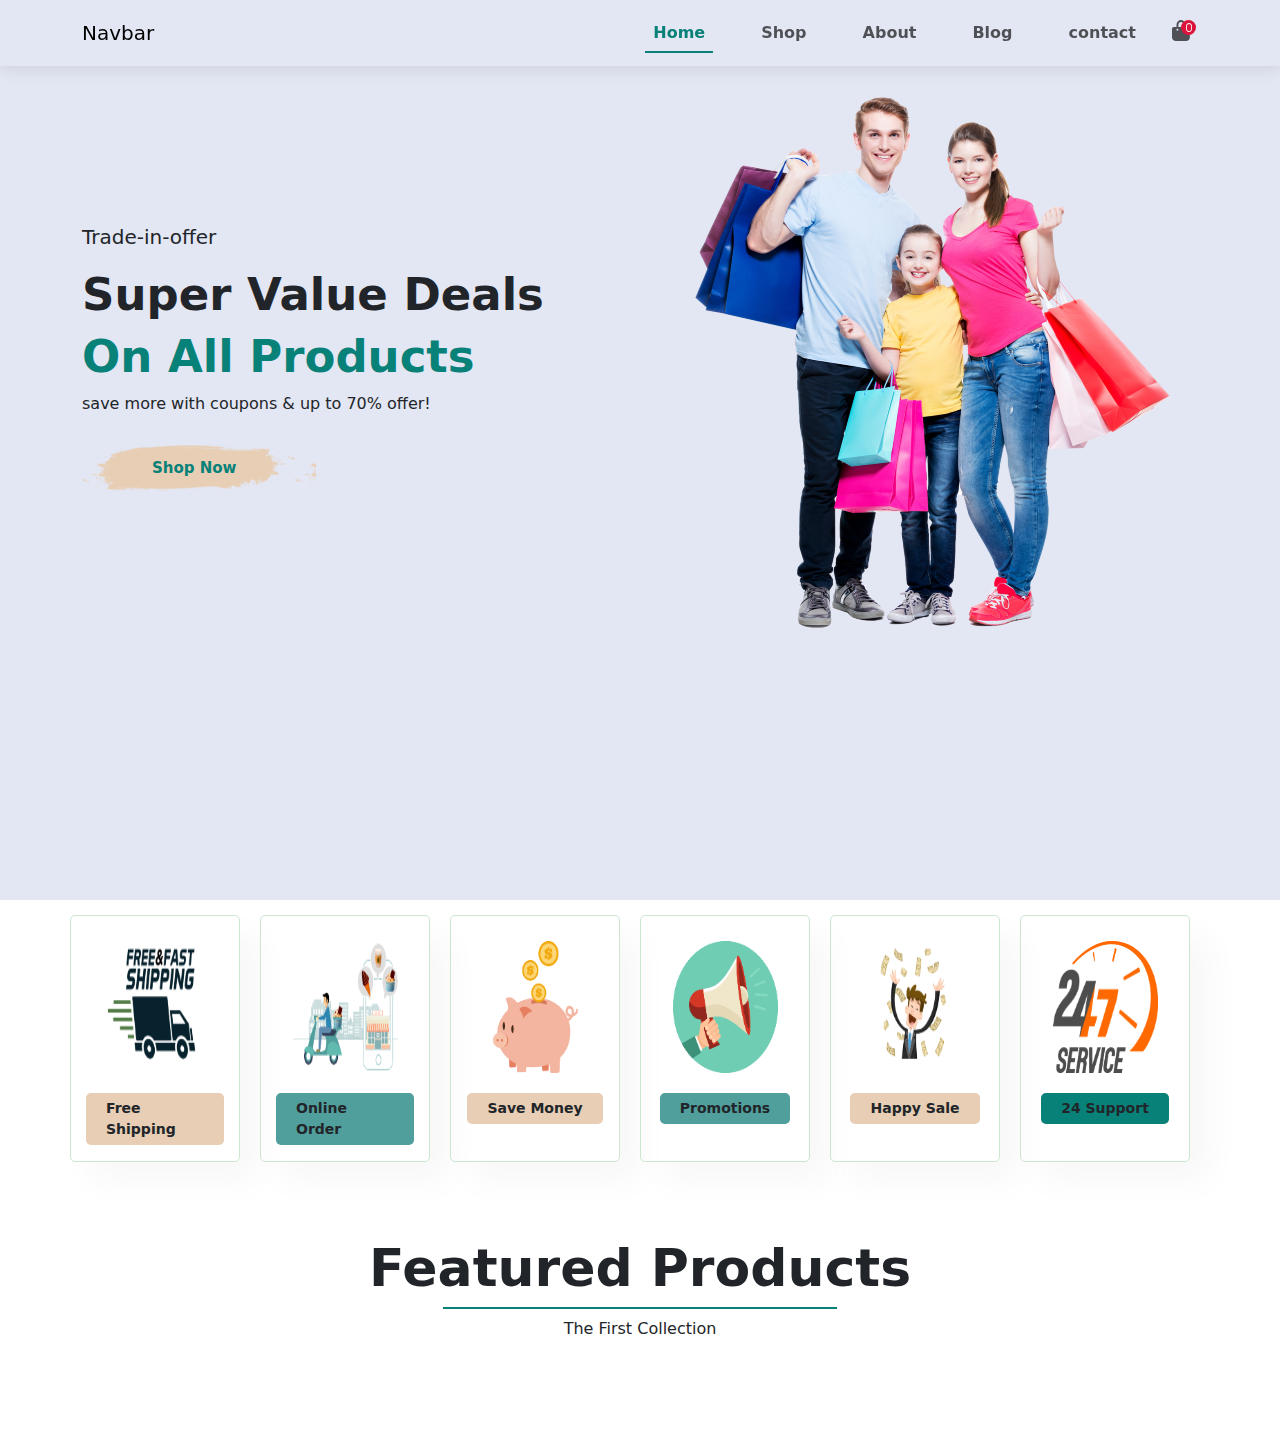
<file: index.html>
<!DOCTYPE html>
<html lang="ar">

<head>
  <meta charset="UTF-8">
  <meta name="viewport" content="width=device-width, initial-scale=1.0">
  <meta name="description" content="">
  <meta name='robots' content='index, follow, max-image-preview:large, max-snippet:-1, max-video-preview:-1' />
  <link rel="icon" href="#">
  <link rel="apple-touch-icon" href="#">
  <link rel="stylesheet" href="./css/bootstrap.css">
  <link rel="stylesheet" href="./css/style.css">
  <link rel="stylesheet" href="./css/animate.css">
  <link rel="stylesheet" href="./css/all.css">
  <title></title>
</head>

<body>

  <nav class="navbar navbar-expand-lg sticky-top">
    <div class="container">
      <a class="navbar-brand" href="#">Navbar</a>
      <button class="navbar-toggler" type="button" data-bs-toggle="collapse" data-bs-target="#navbarSupportedContent"
        aria-controls="navbarSupportedContent" aria-expanded="false" aria-label="Toggle navigation">
        <span class="navbar-toggler-icon"></span>
      </button>
      <div class="collapse navbar-collapse" id="navbarSupportedContent">
        <ul class="navbar-nav ms-auto mb-2 mb-lg-0">
          <li class="nav-item">
            <a class="nav-link active" aria-current="page" href="./index.html">Home</a>
          </li>
          <li class="nav-item">
            <a class="nav-link" href="#">Shop</a>
          </li>
          <li class="nav-item">
            <a class="nav-link" href="#">About</a>
          </li>
          <li class="nav-item">
            <a class="nav-link" href="#">Blog</a>
          </li>
          <li class="nav-item">
            <a class="nav-link" href="#">contact</a>
          </li>
          <li class="nav-icon">
            <a onclick="shwoCart()" class="nav-link">
              <i class="fa-solid fa-bag-shopping">
                <div class="product-count">
                  <p></p>
                </div>
              </i>
            </a>
            <div id="home-cart" class="home-cart">
              <div class="cart-container">

              </div>
              <a class="cart-btn" href="./cart-sopping.html">view all products</a>
            </div>
          </li>
        </ul>
      </div>

    </div>
    </div>
  </nav>
  <section class="landing">
    <div class="container">
      <div class="row">
        <div class="landing-container">
          <div class="col-lg-6 landing-text">
            <p class="fs-5">
              Trade-in-offer
            </p>
            <h2>
              super value deals
            </h2>
            <h2>
              <span>
                On all products
              </span>
            </h2>
            <p class="fs-6 fw-light pb-4">
              save more with coupons & up to 70% offer!
            </p>
            <a href="#">Shop Now</a>
          </div>
          <div class="col-lg-6 landing-image">
            <img src="./imges/landing-img.png" alt="landing-image">
          </div>
        </div>
      </div>
    </div>
  </section>
  <section class="features">
    <div class="container">
      <div class="row">
        <div class="feature col-lg-2">
          <img src="./imges/features/1.png" alt="">
          <p>
            free shipping
          </p>
        </div>
        <div class="feature col-lg-2">
          <img src="./imges/features/2.png" alt="">
          <p style="background-color: #519f9d;">
            online order
          </p>
        </div>
        <div class="feature col-lg-2">
          <img src="./imges/features/3.png" alt="">
          <p>
            save money
          </p>
        </div>
        <div class="feature col-lg-2">
          <img src="./imges/features/4.png" alt="">
          <p style="background-color: #519f9d;">
            promotions
          </p>
        </div>
        <div class="feature col-lg-2">
          <img src="./imges/features/5.png" alt="">
          <p>
            happy sale
          </p>
        </div>
        <div class="feature col-lg-2">
          <img src="./imges/features/6.png" alt="">
          <p style="background-color: #088178;">
            24 support
          </p>
        </div>
      </div>
    </div>
  </section>

  <section class="products">
    <div class="container">
      <div class="row">
        <div class="products-text">
          <h3> featured products</h3>
          <p>The first collection</p>
        </div>
      </div>

      <div id="products-html" class="row">

      </div>
    </div>
  </section>
  <script src="./js/axios.js"></script>
  <script src="./js/bootstrap.js"></script>
  <script src="./js/main.js"></script>
  <script src="./js/wow.min.js"></script>
  <script>
    new WOW().init();
  </script>
</body>

</html>
</file>
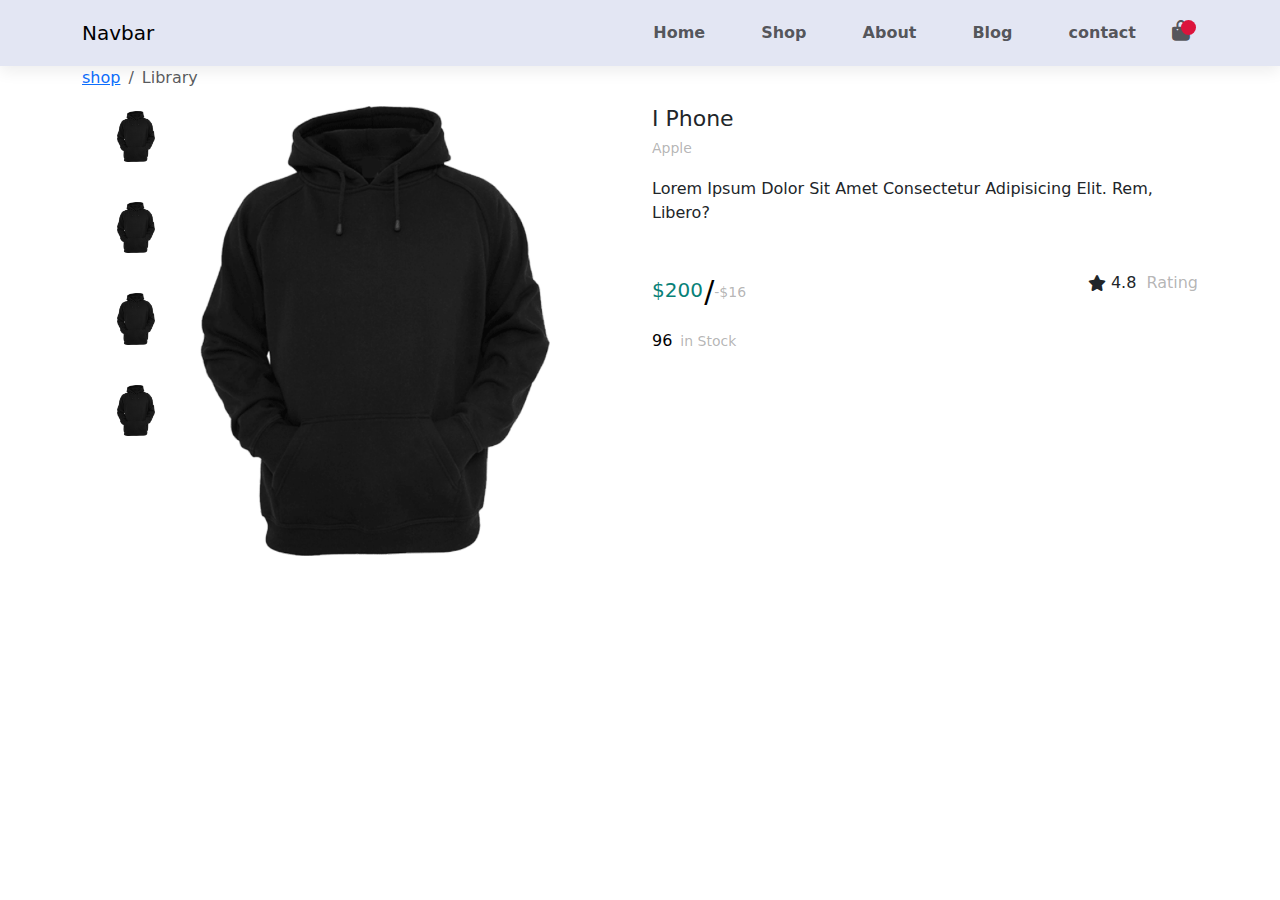
<file: product.html>
<!DOCTYPE html>
<html lang="en">

<head>
    <meta charset="UTF-8">
    <meta name="viewport" content="width=device-width, initial-scale=1.0">
    <meta name="description" content="">
    <meta name='robots' content='index, follow, max-image-preview:large, max-snippet:-1, max-video-preview:-1' />
    <link rel="icon" href="#">
    <link rel="apple-touch-icon" href="#">
    <link rel="stylesheet" href="./css/bootstrap.css">
    <link rel="stylesheet" href="./css/style.css">
    <link rel="stylesheet" href="./css/animate.css">
    <link rel="stylesheet" href="./css/all.css">
    <title></title>
</head>

<body>

    <nav class="navbar navbar-expand-lg sticky-top">
        <div class="container">
            <a class="navbar-brand" href="#">Navbar</a>
            <button class="navbar-toggler" type="button" data-bs-toggle="collapse"
                data-bs-target="#navbarSupportedContent" aria-controls="navbarSupportedContent" aria-expanded="false"
                aria-label="Toggle navigation">
                <span class="navbar-toggler-icon"></span>
            </button>
            <div class="collapse navbar-collapse" id="navbarSupportedContent">
                <ul class="navbar-nav ms-auto mb-2 mb-lg-0">
                    <li class="nav-item">
                        <a class="nav-link" aria-current="page" href="./index.html">Home</a>
                    </li>
                    <li class="nav-item">
                        <a class="nav-link" href="#">Shop</a>
                    </li>
                    <li class="nav-item">
                        <a class="nav-link" href="#">About</a>
                    </li>
                    <li class="nav-item">
                        <a class="nav-link" href="#">Blog</a>
                    </li>
                    <li class="nav-item">
                        <a class="nav-link" href="#">contact</a>
                    </li>
                    <li class="nav-icon">
                        <a onclick="shwoCart()" class="nav-link">
                            <i class="fa-solid fa-bag-shopping">
                                <div class="product-count">
                                    <p id="count"></p>
                                </div>
                            </i>
                        </a>
                        <div id="home-cart" class="home-cart">
                            <div class="cart-container">

                            </div>
                            <a class="cart-btn" href="./cart-sopping.html">view all products</a>
                        </div>
                    </li>
                </ul>
            </div>

        </div>
        </div>
    </nav>

    <section class="product-details">
        <div class="container">
            <div class="row">
                <nav style="--bs-breadcrumb-divider: '/';" aria-label="breadcrumb">
                    <ol class="breadcrumb">
                        <li class="breadcrumb-item"><a href="#">shop</a></li>
                        <li class="breadcrumb-item active" aria-current="page">Library</li>
                    </ol>
                </nav>
            </div>
            <div id="product-details" class="row">
                <div class="col-lg-6 product-imges">
                    <div class="imges">
                        <div class="product-img-container">
                            <img src="./imges/products/1.png" alt="imge">
                        </div>
                        <div class="product-img-container">
                            <img src="./imges/products/1.png" alt="imge">
                        </div>
                        <div class="product-img-container">
                            <img src="./imges/products/1.png" alt="imge">
                        </div>
                        <div class="product-img-container">
                            <img src="./imges/products/1.png" alt="imge">
                        </div>
                    </div>
                    <div class="thumbnail">
                        <img src="./imges/products/1.png" alt="imge">
                    </div>
                </div>
                <div class="col-lg-6 product-body">
                    <div class="product-details">
                        <h5>i phone</h5>
                        <h6>apple</h6>
                        <p>Lorem ipsum dolor sit amet consectetur adipisicing elit. Rem, libero?</p>
                    </div>
                    <div class="s-and-r">
                        <div class="s">
                            <p>$200 <span>-$16</span></p>
                        </div>
                        <div class="r">
                            <i class="fa-solid fa-star"></i>
                            <p>4.8 <span>rating</span></p>
                        </div>
                    </div>
                    <div class="product-stock">
                        <h6><span>96</span>in stock</h6>
                    </div>
                </div>
            </div>
    </section>

    <script src="./js/axios.js"></script>
    <script src="./js/bootstrap.js"></script>
    <script src="./js/product-details.js"></script>
    <script src="./js/wow.min.js"></script>
    <script>
        new WOW().init();
    </script>
</body>

</html>
</file>
<file: css/style.css>
:root {
  --bg-color: #e3e6f3;
  --f--color: #088178;
}


.navbar {
  box-shadow: 0 5px 15px rgba(0, 0, 0, 0.075);
  background-color: var(--bg-color);

}

.nav-item {
  padding: 5px 20px;
}

.nav-link {
  font-weight: bold;
  position: relative;
  overflow: hidden;
}

.nav-item :before {
  content: "";
  position: absolute;
  bottom: 0;
  left: 0px;
  transform: translateX(-110%);
  width: 100%;
  height: 2px;
  background-color: var(--f--color);
  transition: .5s;
}

.nav-item :hover::before {
  transform: translateX(0);

}

.nav-item :hover {
  color: var(--f--color);
}

.navbar-nav .nav-link.active {
  color: var(--f--color);
  position: relative;

}

.navbar-nav .nav-link.active::before {
  content: "";
  position: absolute;
  bottom: 0;
  left: 0px;
  width: 100%;
  height: 2px;
  background-color: var(--f--color);
  transform: translateX(0);

}

.nav-icon {
  font-size: 1.6vw;
  cursor: pointer;
  position: relative;
}

.nav-icon :hover {
  color: #088178;
}

.home-cart {
  position: absolute;
  width: 250px;
  right: -85px;
  top: 60px;
  background-color: #fff;
  border-radius: 5px;
  display: none;
}

.home-cart-actve {
  display: block;
}

.home-cart .cart-body {
  display: flex;
  margin: 5px;
  padding: 5px;
  border-radius: 5px;
  justify-content: space-between;
  border: 1px solid black;
  line-height: 35px;
  margin-bottom: 5px;

}

.home-cart img {
  width: 30px;
  height: 35px;
}

.home-cart .cart-body p {
  font-size: 50%;
  margin-bottom: 0;
}

.home-cart .cart-body span {
  font-size: .8vw;
}

.cart-btn {
  display: flex;
  justify-content: center;
  position: relative;
  background-color: #088178;
  color: #fff;
  text-decoration: none;
  text-transform: capitalize;
  font-size: 12px;
  padding: 5px 0;
  border-radius: 0px 0px 5px 5px;
}

.cart-btn:hover {
  color: #cce7d0;
}

.cart-btn::after {
  content: "";
  width: 100%;
  height: 1px;
  background-color: black;
  position: absolute;
  bottom: 27px;
}

.product-count {
  background-color: crimson;
  width: 15px;
  height: 15px;
  display: block;
  border-radius: 50%;
  position: absolute;
  right: 2px;
  top: 12px;
  z-index: 22;
}

.product-count p {
  font-size: 9px;
  font-weight: 100;
  color: #fff;
  line-height: 15px;
  text-align: center;
}

.product-count p:hover {
  color: #fff;
}

/* ======================= */
.landing {
  min-height: calc(100vh - 66px);
  display: flex;
  background-color: var(--bg-color);
}

.landing-container {
  display: flex;
  justify-content: center;
  align-items: center;
}

.landing-image img {
  height: 550px;
  margin-top: 20px;
  padding-left: 50px;
}

.landing .landing-text h2 {
  font-weight: 700;
  font-size: 45px !important;
  text-transform: capitalize;
}

.landing .landing-text span {
  color: var(--f--color);
}

.landing .landing-text a {
  text-decoration: none;
  background-image: url(../imges/button.png);
  background-color: transparent;
  background-size: contain;
  padding: 14px 80px 14px 70px;
  color: var(--f--color);
  font-size: 15px;
  font-weight: 600;
}

.feature {
  box-shadow: 20px 20px 34px rgba(0, 0, 0, 0.03);
  border: 1px solid #cce7d0;
  padding: 25px 15px 0px;
  display: flex;
  flex-direction: column;
  align-items: center;
  border-radius: 5px;
  margin: 15px 0;
  width: 170px;
  margin-right: 20px;
}

.feature:hover {
  box-shadow: 10px 10px 54px rgba(70, 62, 221, 0.01);

}

.feature p {
  font-size: 14px;
  font-weight: 700;
  background-color: #e7ceb4;
  padding: 5px 20px;
  border-radius: 5px;
  text-transform: capitalize;
}

.feature img {
  padding-bottom: 20px;
  height: 152px;
  width: 105px;
}

.products {
  padding: 50px 0;
}

.products .products-text h3,
.products .products-text p {
  text-transform: capitalize;
}

.products .products-text {
  display: flex;
  align-items: center;
  flex-direction: column;
  margin-bottom: 25px;
}

.products .products-text h3 {
  font-size: 52px;
  font-weight: 700;
  position: relative;
  padding: 10px;
}

.products .products-text h3::before {
  content: "";
  position: absolute;
  background-color: var(--f--color);
  bottom: 0;
  right: 15%;
  width: 70%;
  height: 2px;
  margin-top: 15px;
}

.products .product {
  border: 1px solid #cce7d0;
  box-shadow: 10px 10px 54px rgba(70, 62, 221, 0.01);
  padding: 8px;
  padding-bottom: 50px;
  margin-left: 10px;
  margin-bottom: 10px;
  border-radius: 10px;
  max-width: 32%;
  cursor: pointer;
  transition: .2s;
  position: relative;
}

.products .product a {
  color: black;
  text-decoration: none;
}

.products .product:hover {
  box-shadow: 20px 20px 34px rgba(0, 0, 0, 0.03);

}

.products .product .product-img {
  display: flex;
  justify-content: center;
  padding: 0 35px;
  margin-bottom: 10px;
}

.products .product img {
  width: 350px;
  height: 300px;

}



.product-text>span {
  font-size: 18px;
  font-weight: 400;
}

.product-text>p {
  font-size: 16px;
  font-weight: 300;
}

.product-text .starts i {
  color: gold;
}

.product-text>h3 {
  font-size: 22px;
  margin-top: 15px;
  color: var(--f--color);
  position: absolute;
  bottom: 14px;
  left: 10px;
}

.product>button {
  position: absolute;
  bottom: 14px;
  right: 10px;
  color: var(--f--color);
  font-size: 17px;
  padding: 5px 9px 5px 7px;
  border-radius: 50%;
  background-color: #e3e6f333;
  border: 1px solid #cce7d0;
}

.product>button:hover {
  background-color: var(--bg-color);
}

/* ################################## */

.empty {
  display: flex;
  margin-top: 10%;
  align-items: center;
  flex-direction: column;
}

.empty h5 {
  font-size: 3vw;
  margin-bottom: 20px;
  text-transform: capitalize;
}

.empty a {
  text-decoration: none;
  background-image: url(../imges/button.png);
  background-color: transparent;
  background-size: contain;
  padding: 14px 80px 14px 70px;
  color: var(--f--color);
  font-size: 15px;
  font-weight: 600;
}

/* ################################### */
.product-imges {
  display: flex;
}

.product-imges .thumbnail img {
  width: 350px;
  height: 450px;
}

.product-imges .thumbnail {
  position: relative;
  padding-left: 10px;
}

.product-imges .imges {
  display: flex;
  flex-direction: column;
  padding: 0 30px 30px 30px;
}

.product-img-container {
  border-radius: 5px;
  margin-bottom: 30px;
    padding: 5px;
}

.product-imges .imges img {
  width: 3vw;
  height: 4vw;
  cursor: pointer;
  transition: .4s;
}

.product-imges .imges img:hover {
  transform: scale(1.2);
}
.product-body .product-details{
  text-transform: capitalize;
  
}
.product-body .product-details h5{
  font-size: 22px;
  
} 
.product-body .product-details h6{
  font-size: 14px;
  color: #6666667c;
  margin-bottom: 20px;
}
.product-body .product-details p {
  margin-bottom: 50px;
}
.product-body .s-and-r{
  display: flex;
  justify-content: space-between;
  text-align: center;
}
.product-body .s-and-r .r{
  display: flex;
}
.product-body .s-and-r .r p{
  line-height: 15px;
  padding: 0 0 0 5px;
}
.product-body .s-and-r .r p > span{
  text-transform: capitalize;
  font-weight: 100;
  color: #6666667c;
  padding-left: 5px;
}
.product-body .s-and-r .s p>span{
  color: #6666667c;
  font-size: 14px;
  position: relative;
  padding-left: 5px;
}
.product-body .s-and-r .s p > span::after{
  content: '/';
  font-size: 30px;
  font-weight: 200;
  color: black;
  position: absolute;
  left: -5px;
  top: -15px;
}
.product-body .s-and-r .s p{
  color: #088178;
  font-size: 20px;
  font-weight: 500;
}
.product-body .product-stock h6{
  font-weight: 500;
  color: #6666667c;
  text-transform: capitalize;
  font-size: 14px;
  margin-top: 10px;
}
.product-body .product-stock h6 span{
  color: black;
  padding-right: 8px;
  font-size: 16px;
}
</file>
